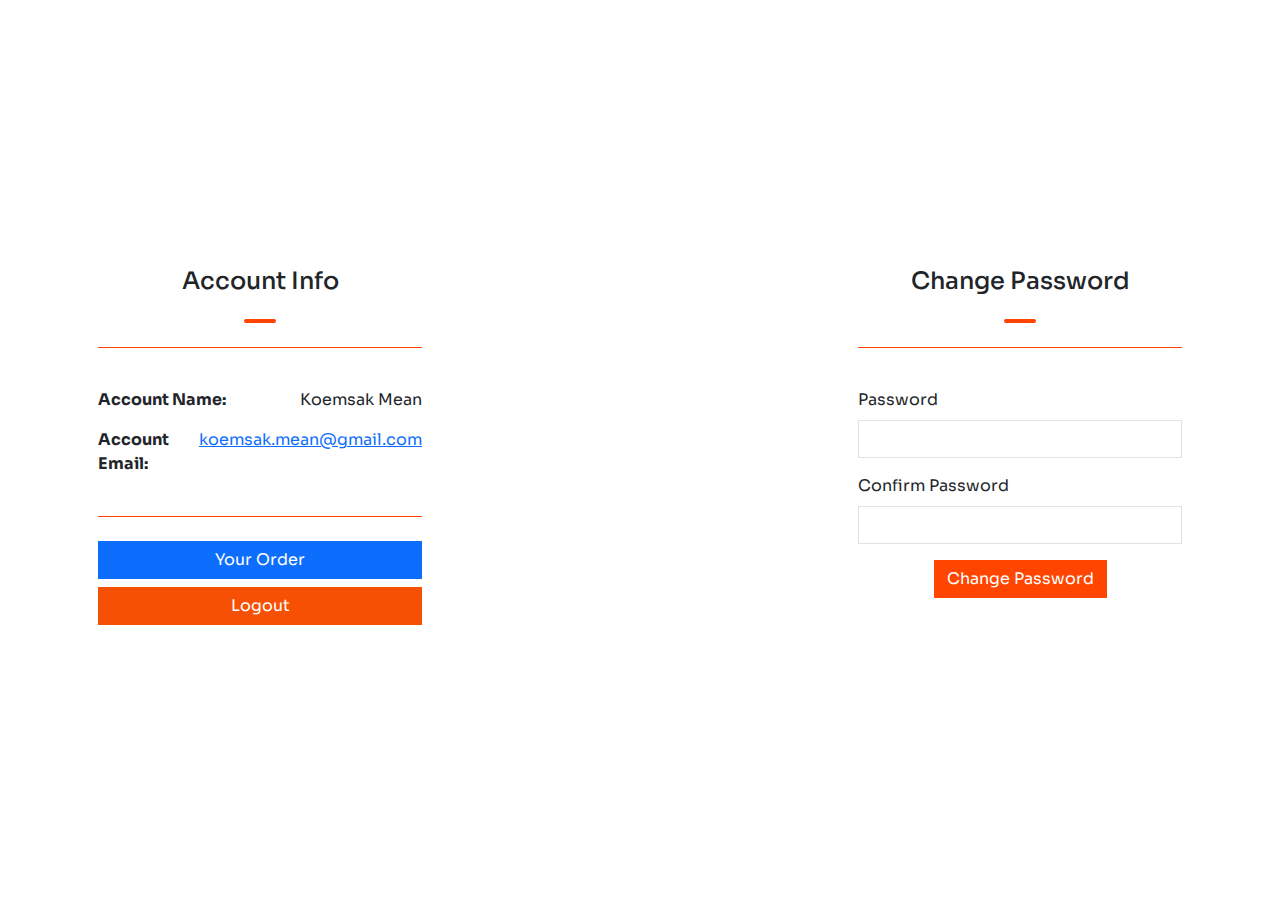
<file: account.html>
<!DOCTYPE html>
<html lang="en">
  <head>
    <meta charset="UTF-8" />
    <meta name="viewport" content="width=device-width, initial-scale=1.0" />
    <title>SK Market</title>
    <link
      rel="shortcut icon"
      href="assets//public/favicon.ico"
      type="image/x-icon"
    />
    <link href="libs/animate/animate.min.css" rel="stylesheet" />
    <link rel="stylesheet" href="libs/swiper-bundle.min.css" />
    <link rel="stylesheet" href="libs/fontawesome-6.6.0/css/all.min.css" />
    <link rel="stylesheet" href="libs/boostrap-5.3.3/css/bootstrap.min.css" />
    <link
      rel="stylesheet"
      href="libs/owlcarousel/assets/owl.carousel.min.css"
    />
    <link rel="stylesheet" href="assets/css/style.css" />
    <link rel="stylesheet" href="assets/css/style-responsive.css" />
  </head>

  <body class="overflow-hidden">
    <input type="hidden" name="page" value="cart" id="pages" />
    <!-- Spinner Start -->
    <div
      id="spinner"
      class="show bg-white position-fixed translate-middle w-100 vh-100 top-50 start-50 d-flex align-items-center justify-content-center"
    >
      <span class="loader"></span>
    </div>
    <!-- Spinner End -->

    <div id="navbar"></div>

    <!-- User Account Start -->
    <section class="my-5 py-5">
      <div class="container py-2">
        <div class="row g-4 justify-content-between">
          <div class="col-lg-4 col-md-6 col-sm-6 col-12">
            <div class="card border-0">
              <div class="card-header border-0 text-center bg-white">
                <h4 class="card-title">Account Info</h4>
                <hr class="mt-4 mx-auto">
                <hr class="mt-4 w-100" style="height: 1px;">
              </div>
              <div class="card-body">
                <div class="d-flex justify-content-between">
                  <p class="fw-bold">Account Name:</p>
                  <p id="name">Koemsak Mean</p>
                </div>
                <div class="d-flex justify-content-between">
                  <p class="fw-bold">Account Email:</p>
                  <p id="email">
                    <a href="mailto:koemsak.mean@gmail.com">koemsak.mean@gmail.com</a>
                  </p>
                </div>
                <hr class="my-4 w-100" style="height: 1px;">
                <div class="d-flex flex-column gap-2">
                  <button type="button" class="btn btn-primary rounded-0">Your Order</button>
                  <button type="button" class="btn btn-danger rounded-0">Logout</button>
                </div>
              </div>
            </div>
          </div>
          <div class="col-lg-4 col-md-6 col-sm-6 col-12">
            <div class="card border-0">
              <div class="card-header border-0 text-center bg-white">
                <h4 class="card-title">Change Password</h4>
                <hr class="mt-4 mx-auto">
                <hr class="mt-4 w-100" style="height: 1px;">
              </div>
              <div class="card-body">
                <form>
                  <div class="mb-3">
                    <label for="password" class="form-label">Password</label>
                    <input
                      type="password"
                      class="form-control rounded-0"
                      id="password"
                    />
                  </div>
                  <div class="mb-3">
                    <label for="confirm-password" class="form-label"
                      >Confirm Password</label
                    >
                    <input
                      type="password"
                      class="form-control rounded-0"
                      id="confirm-password"
                    />
                  </div>
                  <button type="submit" class="btn btn-checkout mx-auto d-block">
                    Change Password
                  </button>
                </form>
              </div>
            </div>
          </div>
        </div>
      </div>
    </section>
    <!-- User Account End -->

    <div id="footer"></div>

    <script src="libs/swiper-bundle.min.js"></script>
    <script src="libs/fontawesome-6.6.0/js/all.min.js"></script>
    <script src="libs/boostrap-5.3.3/js/popper.min.js"></script>
    <script src="libs/boostrap-5.3.3/js/bootstrap.min.js"></script>
    <script src="libs/jquery-3.7.1.min.js"></script>
    <script src="libs/wow/wow.min.js"></script>
    <script src="libs/easing/easing.min.js"></script>
    <script src="libs/waypoints/waypoints.min.js"></script>
    <script src="libs/owlcarousel/owl.carousel.min.js"></script>
    <script src="assets/js/script.js"></script>
  </body>
</html>
</file>
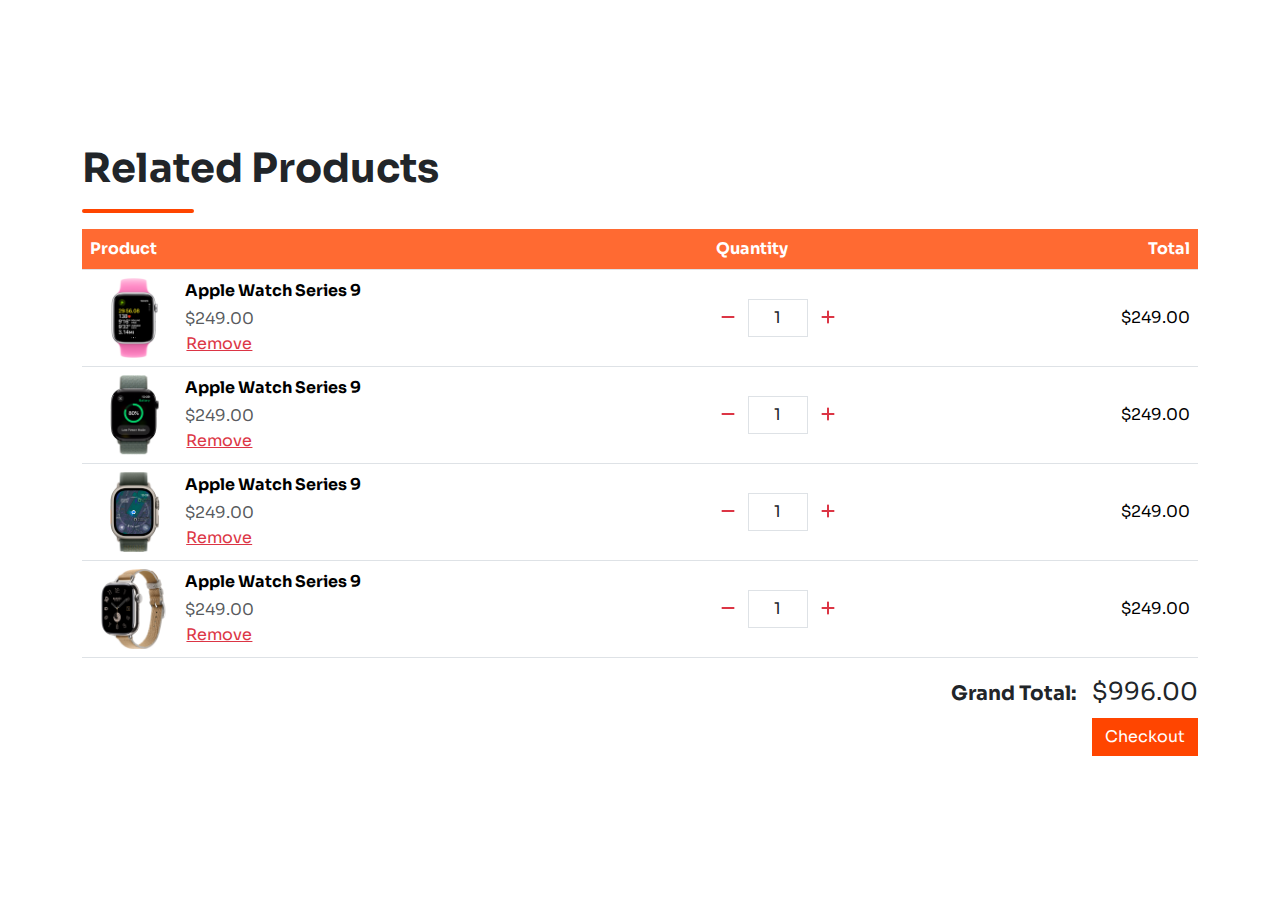
<file: cart.html>
<!DOCTYPE html>
<html lang="en">
  <head>
    <meta charset="UTF-8" />
    <meta name="viewport" content="width=device-width, initial-scale=1.0" />
    <title>SK Market</title>
    <link
      rel="shortcut icon"
      href="assets//public/favicon.ico"
      type="image/x-icon"
    />
    <link href="libs/animate/animate.min.css" rel="stylesheet" />
    <link rel="stylesheet" href="libs/swiper-bundle.min.css" />
    <link rel="stylesheet" href="libs/fontawesome-6.6.0/css/all.min.css" />
    <link rel="stylesheet" href="libs/boostrap-5.3.3/css/bootstrap.min.css" />
    <link
      rel="stylesheet"
      href="libs/owlcarousel/assets/owl.carousel.min.css"
    />
    <link rel="stylesheet" href="assets/css/style.css" />
    <link rel="stylesheet" href="assets/css/style-responsive.css" />
  </head>

  <body class="overflow-hidden">
    <input type="hidden" name="page" value="cart" id="pages" />
    <!-- Spinner Start -->
    <div
      id="spinner"
      class="show bg-white position-fixed translate-middle w-100 vh-100 top-50 start-50 d-flex align-items-center justify-content-center"
    >
      <span class="loader"></span>
    </div>
    <!-- Spinner End -->

    <div id="navbar"></div>

    <!-- Related product Feature Start -->
    <section class="my-5 py-5">
      <div class="container py-2">
        <h2 class="display-6 fw-bold">Related Products</h2>
        <hr class="my-3" />
        <div class="table-responsive">
          <table class="table">
            <thead>
              <tr class="align-middle">
                <th scope="col">Product</th>
                <th scope="col">Quantity</th>
                <th scope="col" class="text-end">Total</th>
              </tr>
            </thead>
            <tbody>
              <tr class="align-middle">
                <td>
                  <div class="d-flex align-items-center">
                    <img
                      src="assets/imgs/watch-1.png"
                      alt="Product 1"
                      class="img-fluid"
                      style="height: 80px"
                    />
                    <div class="ms-1 ms-md-2">
                      <p class="fw-bold mb-1" id="product-name">Apple Watch Series 9</p>
                      <p class="text-muted mb-0" id="product-price">$249.00</p>
                      <button class="btn btn-link p-0 text-danger">
                        Remove
                      </button>
                    </div>
                  </div>
                </td>
                <td>
                  <div class="d-flex align-items-center gap-1 gap-sm-2">
                    <button class="btn btn-link p-1 text-danger">
                      <i class="fas fa-minus"></i>
                    </button>
                    <input
                      type="number"
                      class="form-control text-center rounded-0 quantity-input"
                      value="1"
                      style="width: 60px;"
                    />
                    <button class="btn btn-link p-1 text-danger">
                      <i class="fas fa-plus"></i>
                    </button>
                  </div>
                </td>
                <td class="text-end">$249.00</td>
              </tr>
              <tr class="align-middle">
                <td>
                  <div class="d-flex align-items-center">
                    <img
                      src="assets/imgs/watch-2.png"
                      alt="Product 1"
                      class="img-fluid"
                      style="height: 80px"
                    />
                    <div class="ms-1 ms-md-2">
                      <p class="fw-bold mb-1" id="product-name">Apple Watch Series 9</p>
                      <p class="text-muted mb-0" id="product-price">$249.00</p>
                      <button class="btn btn-link p-0 text-danger">
                        Remove
                      </button>
                    </div>
                  </div>
                </td>
                <td>
                  <div class="d-flex align-items-center gap-1 gap-sm-2">
                    <button class="btn btn-link p-1 text-danger">
                      <i class="fas fa-minus"></i>
                    </button>
                    <input
                      type="number"
                      class="form-control text-center rounded-0 quantity-input"
                      value="1"
                      style="width: 60px;"
                    />
                    <button class="btn btn-link p-1 text-danger">
                      <i class="fas fa-plus"></i>
                    </button>
                  </div>
                </td>
                <td class="text-end">$249.00</td>
              </tr>
              <tr class="align-middle">
                <td>
                  <div class="d-flex align-items-center">
                    <img
                      src="assets/imgs/watch-3.png"
                      alt="Product 1"
                      class="img-fluid"
                      style="height: 80px"
                    />
                    <div class="ms-1 ms-md-2">
                      <p class="fw-bold mb-1" id="product-name">Apple Watch Series 9</p>
                      <p class="text-muted mb-0" id="product-price">$249.00</p>
                      <button class="btn btn-link p-0 text-danger">
                        Remove
                      </button>
                    </div>
                  </div>
                </td>
                <td>
                  <div class="d-flex align-items-center gap-1 gap-sm-2">
                    <button class="btn btn-link p-1 text-danger">
                      <i class="fas fa-minus"></i>
                    </button>
                    <input
                      type="number"
                      class="form-control text-center rounded-0 quantity-input"
                      value="1"
                      style="width: 60px;"
                    />
                    <button class="btn btn-link p-1 text-danger">
                      <i class="fas fa-plus"></i>
                    </button>
                  </div>
                </td>
                <td class="text-end">$249.00</td>
              </tr>
              <tr class="align-middle">
                <td>
                  <div class="d-flex align-items-center">
                    <img
                      src="assets/imgs/watch-4.png"
                      alt="Product 1"
                      class="img-fluid"
                      style="height: 80px"
                    />
                    <div class="ms-1 ms-md-2">
                      <p class="fw-bold mb-1" id="product-name">Apple Watch Series 9</p>
                      <p class="text-muted mb-0" id="product-price">$249.00</p>
                      <button class="btn btn-link p-0 text-danger">
                        Remove
                      </button>
                    </div>
                  </div>
                </td>
                <td>
                  <div class="d-flex align-items-center gap-1 gap-sm-2">
                    <button class="btn btn-link p-1 text-danger">
                      <i class="fas fa-minus"></i>
                    </button>
                    <input
                      type="number"
                      class="form-control text-center rounded-0 quantity-input"
                      value="1"
                      style="width: 60px;"
                    />
                    <button class="btn btn-link p-1 text-danger">
                      <i class="fas fa-plus"></i>
                    </button>
                  </div>
                </td>
                <td class="text-end">$249.00</td>
              </tr>
            </tbody>
          </table>
        </div>

        <!-- Cart Grand Total -->
        <div class="d-flex justify-content-end">
          <div class="d-flex gap-3 align-items-center">
            <h5 class="fw-bold mt-1">Grand Total:</h5>
            <p class="fs-4 mb-2">
              $<span id="cart-grand-total">996.00</span>
            </p>
          </div>
        </div>
        <div class="d-flex justify-content-end">
          <a href="checkout.html" class="btn btn-checkout rounded-0">Checkout</a>
        </div>
      </div>

    </section>
    <!-- Related product Feature End -->

    
    <div id="footer"></div>

    <script src="libs/swiper-bundle.min.js"></script>
    <script src="libs/fontawesome-6.6.0/js/all.min.js"></script>
    <script src="libs/boostrap-5.3.3/js/popper.min.js"></script>
    <script src="libs/boostrap-5.3.3/js/bootstrap.min.js"></script>
    <script src="libs/jquery-3.7.1.min.js"></script>
    <script src="libs/wow/wow.min.js"></script>
    <script src="libs/easing/easing.min.js"></script>
    <script src="libs/waypoints/waypoints.min.js"></script>
    <script src="libs/owlcarousel/owl.carousel.min.js"></script>
    <script src="assets/js/script.js"></script>
  </body>
</html>
</file>
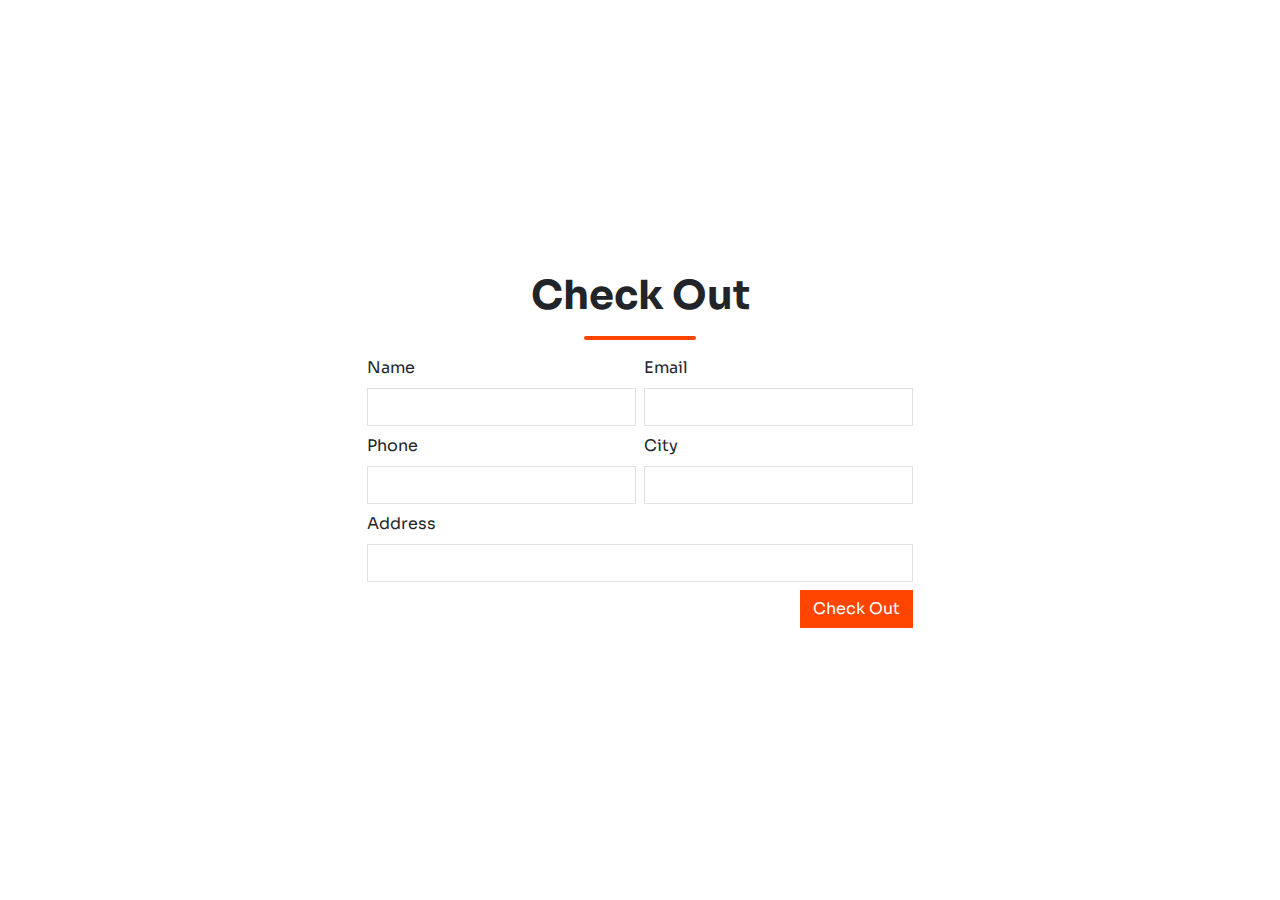
<file: checkout.html>
<!DOCTYPE html>
<html lang="en">
  <head>
    <meta charset="UTF-8" />
    <meta name="viewport" content="width=device-width, initial-scale=1.0" />
    <title>SK Market</title>
    <link
      rel="shortcut icon"
      href="assets//public/favicon.ico"
      type="image/x-icon"
    />
    <link href="libs/animate/animate.min.css" rel="stylesheet" />
    <link rel="stylesheet" href="libs/swiper-bundle.min.css" />
    <link rel="stylesheet" href="libs/fontawesome-6.6.0/css/all.min.css" />
    <link rel="stylesheet" href="libs/boostrap-5.3.3/css/bootstrap.min.css" />
    <link
      rel="stylesheet"
      href="libs/owlcarousel/assets/owl.carousel.min.css"
    />
    <link rel="stylesheet" href="assets/css/style.css" />
    <link rel="stylesheet" href="assets/css/style-responsive.css" />
  </head>

  <body class="overflow-hidden">
    <input type="hidden" name="page" value="cart" id="pages" />
    <!-- Spinner Start -->
    <div
      id="spinner"
      class="show bg-white position-fixed translate-middle w-100 vh-100 top-50 start-50 d-flex align-items-center justify-content-center"
    >
      <span class="loader"></span>
    </div>
    <!-- Spinner End -->

    <div id="navbar"></div>

    <!-- Register Form Start -->
    <section class="my-5 py-5">
      <div class="container py-2">
        <h2 class="display-6 fw-bold text-center">Check Out</h2>
        <hr class="my-3 mx-auto" />

        <div class="row justify-content-center">
          <div class="col-md-6">
            <form>
              <div class="row g-2">
                <div class="col-md-6">
                  <label for="name" class="form-label">Name</label>
                  <input type="text" class="form-control rounded-0" id="name" />
                </div>
                <div class="col-md-6">
                  <label for="email" class="form-label">Email</label>
                  <input
                    type="email"
                    class="form-control rounded-0"
                    id="email"
                  />
                </div>
                <div class="col-md-6">
                  <label for="phone" class="form-label">Phone</label>
                  <input
                    type="text"
                    class="form-control rounded-0"
                    id="phone"
                  />
                </div>
                <div class="col-md-6">
                  <label for="city" class="form-label">City</label>
                  <input type="text" class="form-control rounded-0" id="city" />
                </div>
                <div class="col-md-12">
                  <label for="address" class="form-label">Address</label>
                  <input
                    type="text"
                    class="form-control rounded-0"
                    id="address"
                  />
                </div>
                <div class="col-md-12 d-flex justify-content-end">
                  <button type="submit" class="btn btn-checkout ">
                    Check Out
                  </button>
                </div>
              </div>
            </form>
          </div>
        </div>
      </div>
    </section>
    <!-- Register Form End -->

    <div id="footer"></div>

    <script src="libs/swiper-bundle.min.js"></script>
    <script src="libs/fontawesome-6.6.0/js/all.min.js"></script>
    <script src="libs/boostrap-5.3.3/js/popper.min.js"></script>
    <script src="libs/boostrap-5.3.3/js/bootstrap.min.js"></script>
    <script src="libs/jquery-3.7.1.min.js"></script>
    <script src="libs/wow/wow.min.js"></script>
    <script src="libs/easing/easing.min.js"></script>
    <script src="libs/waypoints/waypoints.min.js"></script>
    <script src="libs/owlcarousel/owl.carousel.min.js"></script>
    <script src="assets/js/script.js"></script>
  </body>
</html>
</file>
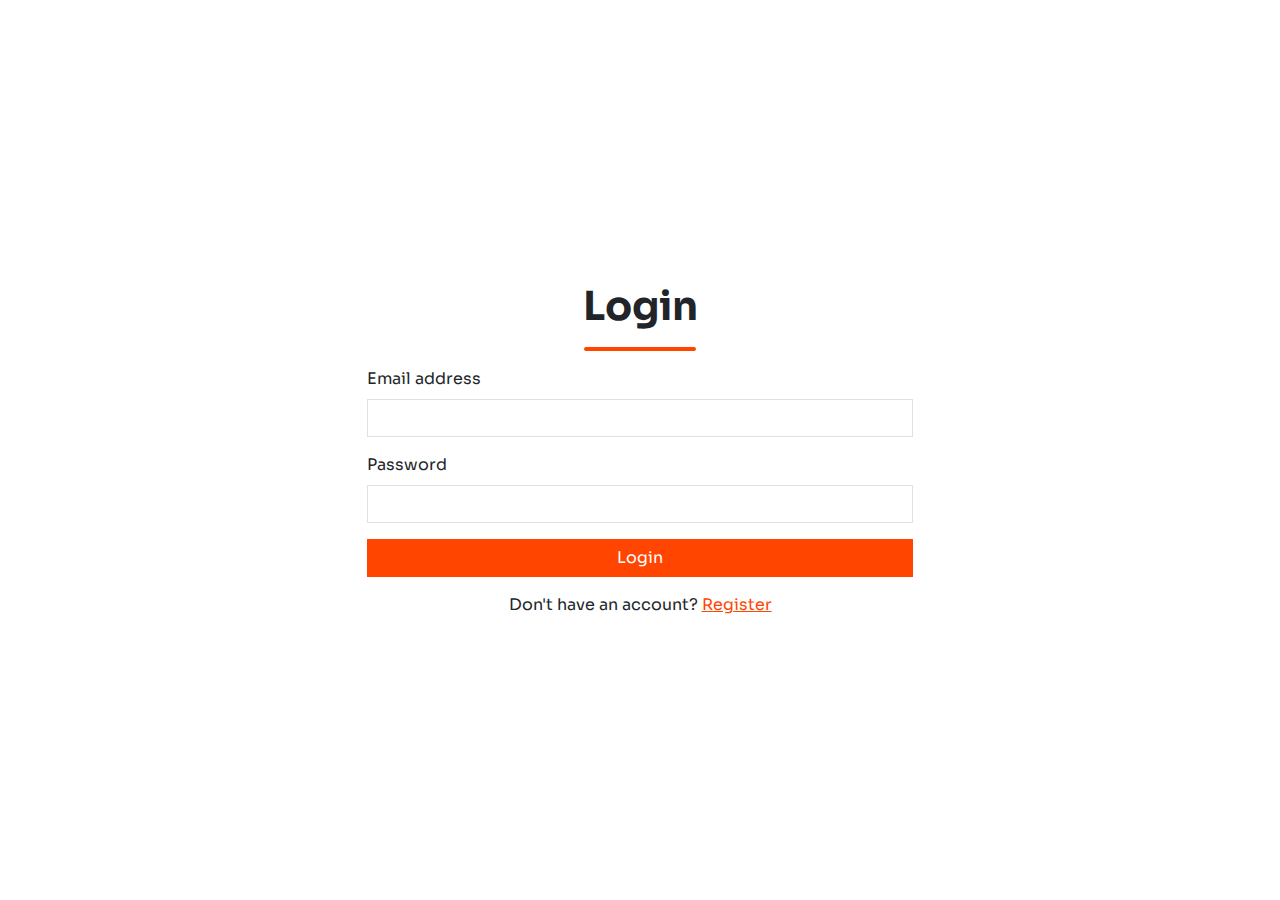
<file: login.html>
<!DOCTYPE html>
<html lang="en">
  <head>
    <meta charset="UTF-8" />
    <meta name="viewport" content="width=device-width, initial-scale=1.0" />
    <title>SK Market</title>
    <link
      rel="shortcut icon"
      href="assets//public/favicon.ico"
      type="image/x-icon"
    />
    <link href="libs/animate/animate.min.css" rel="stylesheet" />
    <link rel="stylesheet" href="libs/swiper-bundle.min.css" />
    <link rel="stylesheet" href="libs/fontawesome-6.6.0/css/all.min.css" />
    <link rel="stylesheet" href="libs/boostrap-5.3.3/css/bootstrap.min.css" />
    <link
      rel="stylesheet"
      href="libs/owlcarousel/assets/owl.carousel.min.css"
    />
    <link rel="stylesheet" href="assets/css/style.css" />
    <link rel="stylesheet" href="assets/css/style-responsive.css" />
  </head>

  <body class="overflow-hidden">
    <input type="hidden" name="page" value="cart" id="pages" />
    <!-- Spinner Start -->
    <div
      id="spinner"
      class="show bg-white position-fixed translate-middle w-100 vh-100 top-50 start-50 d-flex align-items-center justify-content-center"
    >
      <span class="loader"></span>
    </div>
    <!-- Spinner End -->

    <div id="navbar"></div>

    <!-- Login Form Start -->
    <section class="my-5 py-5">
      <div class="container py-2">
        <h2 class="display-6 fw-bold text-center">Login</h2>
        <hr class="my-3 mx-auto" />
        
        <div class="row justify-content-center">
          <div class="col-md-6">
            <form>
              <div class="mb-3">
                <label for="email" class="form-label">Email address</label>
                <input type="email" class="form-control rounded-0" id="email" />
              </div>
              <div class="mb-3">
                <label for="password" class="form-label">Password</label>
                <input type="password" class="form-control rounded-0" id="password" />
              </div>
              <button type="submit" class="btn btn-checkout w-100">
                Login
              </button>
              <span class="d-block text-center mt-3">
                Don't have an account? <a href="/register.html" class="link-text">Register</a>
              </span>
            </form>
          </div>
        </div>
      </div>
    </section>
    <!-- Login Form End -->

    
    <div id="footer"></div>

    <script src="libs/swiper-bundle.min.js"></script>
    <script src="libs/fontawesome-6.6.0/js/all.min.js"></script>
    <script src="libs/boostrap-5.3.3/js/popper.min.js"></script>
    <script src="libs/boostrap-5.3.3/js/bootstrap.min.js"></script>
    <script src="libs/jquery-3.7.1.min.js"></script>
    <script src="libs/wow/wow.min.js"></script>
    <script src="libs/easing/easing.min.js"></script>
    <script src="libs/waypoints/waypoints.min.js"></script>
    <script src="libs/owlcarousel/owl.carousel.min.js"></script>
    <script src="assets/js/script.js"></script>
  </body>
</html>
</file>
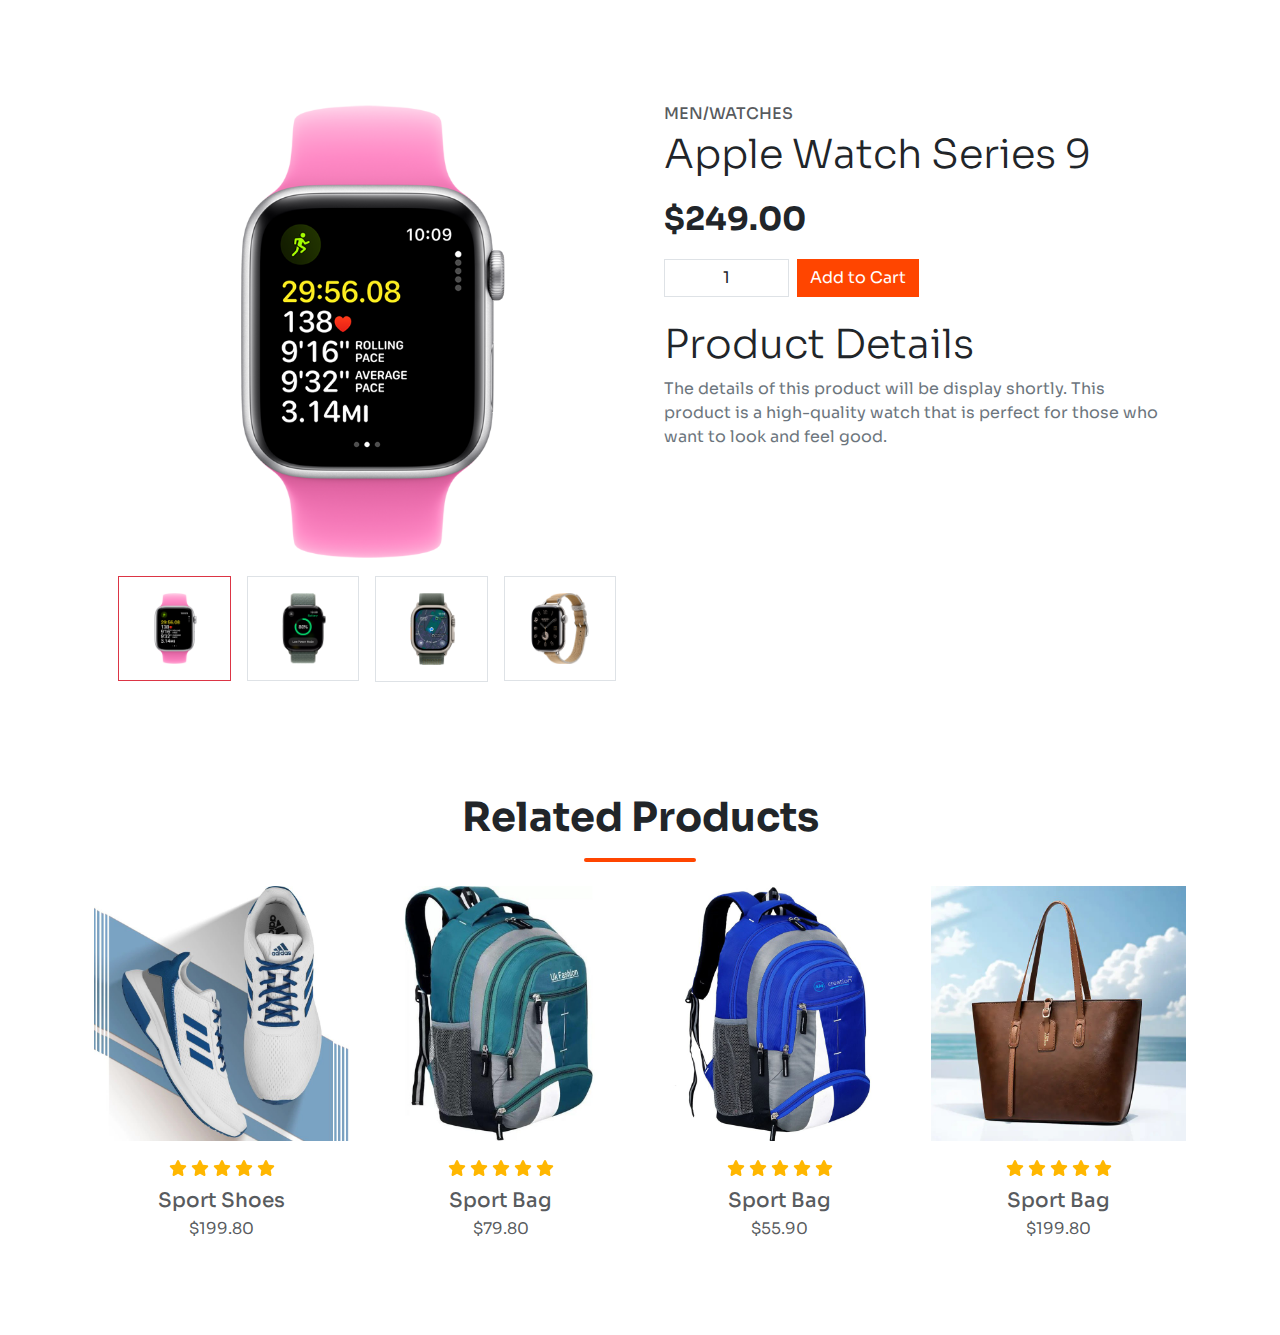
<file: product_details.html>
<!DOCTYPE html>
<html lang="en">
  <head>
    <meta charset="UTF-8" />
    <meta name="viewport" content="width=device-width, initial-scale=1.0" />
    <title>SK Market</title>
    <link
      rel="shortcut icon"
      href="assets//public/favicon.ico"
      type="image/x-icon"
    />
    <link href="libs/animate/animate.min.css" rel="stylesheet" />
    <link rel="stylesheet" href="libs/swiper-bundle.min.css" />
    <link rel="stylesheet" href="libs/fontawesome-6.6.0/css/all.min.css" />
    <link rel="stylesheet" href="libs/boostrap-5.3.3/css/bootstrap.min.css" />
    <link
      rel="stylesheet"
      href="libs/owlcarousel/assets/owl.carousel.min.css"
    />
    <link rel="stylesheet" href="assets/css/style.css" />
    <link rel="stylesheet" href="assets/css/style-responsive.css" />
  </head>

  <body class="overflow-hidden">
    <input type="hidden" name="page" value="single_product" id="pages" />
    <!-- Spinner Start -->
    <div
      id="spinner"
      class="show bg-white position-fixed translate-middle w-100 vh-100 top-50 start-50 d-flex align-items-center justify-content-center"
    >
      <span class="loader"></span>
    </div>
    <!-- Spinner End -->

    <!-- Navbar Start -->
    <div id="navbar"></div>
    <!-- Navbar End -->

    <!-- Single Product Start -->
    <div class="my-5 py-2 row container g-5 mx-auto">
      <div class="col-md-6">
        <div class="row g-3">
          <div class="col-12" id="main-product">
            <img
              src="assets/imgs/watch-1.png"
              alt="Product Image"
              class="img-fluid w-100"
              id="main-img"
            />
          </div>
          <div class="col-lg-3 col-md-3 col-3">
            <img
              src="assets/imgs/watch-1.png"
              alt="Product Image"
              class="img-fluid cursor-pointer w-100 p-3 border border-danger sub-product"
            />
          </div>
          <div class="col-lg-3 col-md-3 col-3">
            <img
              src="assets/imgs/watch-2.png"
              alt="Product Image"
              class="img-fluid cursor-pointer w-100 p-3 border sub-product"
            />
          </div>
          <div class="col-lg-3 col-md-3 col-3">
            <img
              src="assets/imgs/watch-3.png"
              alt="Product Image"
              class="img-fluid cursor-pointer w-100 p-3 border sub-product"
            />
          </div>
          <div class="col-lg-3 col-md-3 col-3">
            <img
              src="assets/imgs/watch-4.png"
              alt="Product Image"
              class="img-fluid cursor-pointer w-100 p-3 border sub-product"
            />
          </div>
        </div>
      </div>
      <div class="col-md-6">
        <h6 class="text-uppercase text-muted animated slideInDown">
          MEN/Watches
        </h6>
        <h2 class="display-6">Apple Watch Series 9</h2>
        <p class="fs-2 fw-bold mt-3">$249.00</p>
        <div class="d-flex gap-2 mb-4">
          <input
            type="number"
            min="1"
            value="1"
            class="rounded-0 form-control w-25 text-center"
          />
          <button class="btn btn-add-to-cart">Add to Cart</button>
        </div>
        <h3 class="display-6">Product Details</h3>
        <p class="text-secondary">
          The details of this product will be display shortly. This product is a
          high-quality watch that is perfect for those who want to look and feel
          good.
        </p>
      </div>
    </div>
    <!-- Single Product End -->

    <!-- Related product Feature Start -->
    <section class="my-5">
      <div class="container text-center py-2">
        <h2 class="display-6 fw-bold">Related Products</h2>
        <hr class="my-3 mx-auto" />
      </div>
      <div class="row mx-auto container">
        <div
          class="product-feature text-center col-lg-3 col-md-4 col-sm-12 wow fadeIn"
          data-wow-delay="0.1s"
        >
          <img
            src="assets/imgs/product-feature-1.jpg"
            alt="Product 1"
            class="img-fluid"
          />
          <div class="stars mt-3">
            <i class="fas fa-star text-yellow"></i>
            <i class="fas fa-star text-yellow"></i>
            <i class="fas fa-star text-yellow"></i>
            <i class="fas fa-star text-yellow"></i>
            <i class="fas fa-star text-yellow"></i>
          </div>
          <h5 class="mt-2 mb-1 text-muted">Sport Shoes</h5>
          <p class="text-muted mb-1">$199.80</p>
          <a
            href="#"
            class="btn btn-dark rounded-0 text-uppercase px-4 btn-feature"
            >Buy Now</a
          >
        </div>
        <div
          class="product-feature text-center col-lg-3 col-md-4 col-sm-12 wow fadeIn"
          data-wow-delay="0.3s"
        >
          <img
            src="assets/imgs/product-feature-2.jpg"
            alt="Product 2"
            class="img-fluid"
          />
          <div class="stars mt-3">
            <i class="fas fa-star text-yellow"></i>
            <i class="fas fa-star text-yellow"></i>
            <i class="fas fa-star text-yellow"></i>
            <i class="fas fa-star text-yellow"></i>
            <i class="fas fa-star text-yellow"></i>
          </div>
          <h5 class="mt-2 mb-1 text-muted">Sport Bag</h5>
          <p class="text-muted mb-1">$79.80</p>
          <a
            href="#"
            class="btn btn-dark rounded-0 text-uppercase px-4 btn-feature"
            >Buy Now</a
          >
        </div>
        <div
          class="product-feature text-center col-lg-3 col-md-4 col-sm-12 wow fadeIn"
          data-wow-delay="0.3s"
        >
          <img
            src="assets/imgs/product-feature-3.jpg"
            alt="Product 3"
            class="img-fluid"
          />
          <div class="stars mt-3">
            <i class="fas fa-star text-yellow"></i>
            <i class="fas fa-star text-yellow"></i>
            <i class="fas fa-star text-yellow"></i>
            <i class="fas fa-star text-yellow"></i>
            <i class="fas fa-star text-yellow"></i>
          </div>
          <h5 class="mt-2 mb-1 text-muted">Sport Bag</h5>
          <p class="text-muted mb-1">$55.90</p>
          <a
            href="#"
            class="btn btn-dark rounded-0 text-uppercase px-4 btn-feature"
            >Buy Now</a
          >
        </div>
        <div
          class="product-feature text-center col-lg-3 col-md-4 col-sm-12 wow fadeIn"
          data-wow-delay="0.3s"
        >
          <img
            src="assets/imgs/product-feature-4.jpg"
            alt="Product 4"
            class="img-fluid"
          />
          <div class="stars mt-3">
            <i class="fas fa-star text-yellow"></i>
            <i class="fas fa-star text-yellow"></i>
            <i class="fas fa-star text-yellow"></i>
            <i class="fas fa-star text-yellow"></i>
            <i class="fas fa-star text-yellow"></i>
          </div>
          <h5 class="mt-2 mb-1 text-muted">Sport Bag</h5>
          <p class="text-muted mb-1">$199.80</p>
          <a
            href="#"
            class="btn btn-dark rounded-0 text-uppercase px-4 btn-feature"
            >Buy Now</a
          >
        </div>
      </div>
    </section>
    <!-- Related product Feature End -->

    <!-- Footer start -->
    <div id="footer"></div>
    <!-- Footer end -->

    <script src="libs/swiper-bundle.min.js"></script>
    <script src="libs/fontawesome-6.6.0/js/all.min.js"></script>
    <script src="libs/boostrap-5.3.3/js/popper.min.js"></script>
    <script src="libs/boostrap-5.3.3/js/bootstrap.min.js"></script>
    <script src="libs/jquery-3.7.1.min.js"></script>
    <script src="libs/wow/wow.min.js"></script>
    <script src="libs/easing/easing.min.js"></script>
    <script src="libs/waypoints/waypoints.min.js"></script>
    <script src="libs/owlcarousel/owl.carousel.min.js"></script>
    <script src="assets/js/script.js"></script>
  </body>
</html>
</file>
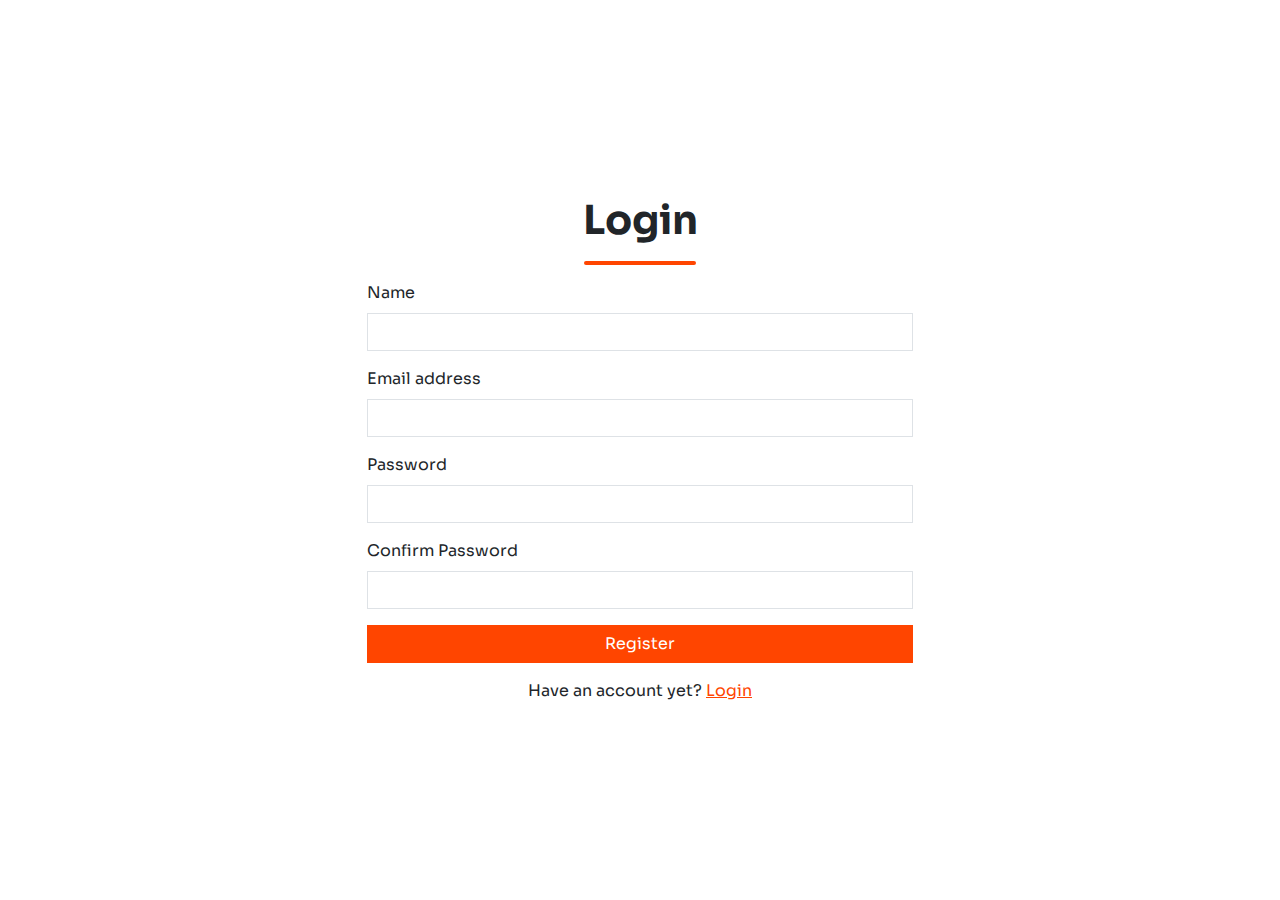
<file: register.html>
<!DOCTYPE html>
<html lang="en">
  <head>
    <meta charset="UTF-8" />
    <meta name="viewport" content="width=device-width, initial-scale=1.0" />
    <title>SK Market</title>
    <link
      rel="shortcut icon"
      href="assets//public/favicon.ico"
      type="image/x-icon"
    />
    <link href="libs/animate/animate.min.css" rel="stylesheet" />
    <link rel="stylesheet" href="libs/swiper-bundle.min.css" />
    <link rel="stylesheet" href="libs/fontawesome-6.6.0/css/all.min.css" />
    <link rel="stylesheet" href="libs/boostrap-5.3.3/css/bootstrap.min.css" />
    <link
      rel="stylesheet"
      href="libs/owlcarousel/assets/owl.carousel.min.css"
    />
    <link rel="stylesheet" href="assets/css/style.css" />
    <link rel="stylesheet" href="assets/css/style-responsive.css" />
  </head>

  <body class="overflow-hidden">
    <input type="hidden" name="page" value="cart" id="pages" />
    <!-- Spinner Start -->
    <div
      id="spinner"
      class="show bg-white position-fixed translate-middle w-100 vh-100 top-50 start-50 d-flex align-items-center justify-content-center"
    >
      <span class="loader"></span>
    </div>
    <!-- Spinner End -->

    <div id="navbar"></div>

    <!-- Register Form Start -->
    <section class="my-5 py-5">
      <div class="container py-2">
        <h2 class="display-6 fw-bold text-center">Login</h2>
        <hr class="my-3 mx-auto" />
        
        <div class="row justify-content-center">
          <div class="col-md-6">
            <form>
              <div class="mb-3">
                <label for="name" class="form-label">Name</label>
                <input type="text" class="form-control rounded-0" id="name" />
              </div>
              <div class="mb-3">
                <label for="email" class="form-label">Email address</label>
                <input type="email" class="form-control rounded-0" id="email" />
              </div>
              <div class="mb-3">
                <label for="password" class="form-label">Password</label>
                <input type="password" class="form-control rounded-0" id="password" />
              </div>
              <div class="mb-3">
                <label for="confirm-password" class="form-label">Confirm Password</label>
                <input type="password" class="form-control rounded-0" id="confirm-password" />
              </div>
              <button type="submit" class="btn btn-checkout w-100">
                Register
              </button>
              <span class="d-block text-center mt-3">
                Have an account yet? <a href="/login.html" class="link-text">Login</a>
              </span>
            </form>
          </div>
        </div>
      </div>
    </section>
    <!-- Register Form End -->

    
    <div id="footer"></div>

    <script src="libs/swiper-bundle.min.js"></script>
    <script src="libs/fontawesome-6.6.0/js/all.min.js"></script>
    <script src="libs/boostrap-5.3.3/js/popper.min.js"></script>
    <script src="libs/boostrap-5.3.3/js/bootstrap.min.js"></script>
    <script src="libs/jquery-3.7.1.min.js"></script>
    <script src="libs/wow/wow.min.js"></script>
    <script src="libs/easing/easing.min.js"></script>
    <script src="libs/waypoints/waypoints.min.js"></script>
    <script src="libs/owlcarousel/owl.carousel.min.js"></script>
    <script src="assets/js/script.js"></script>
  </body>
</html>
</file>
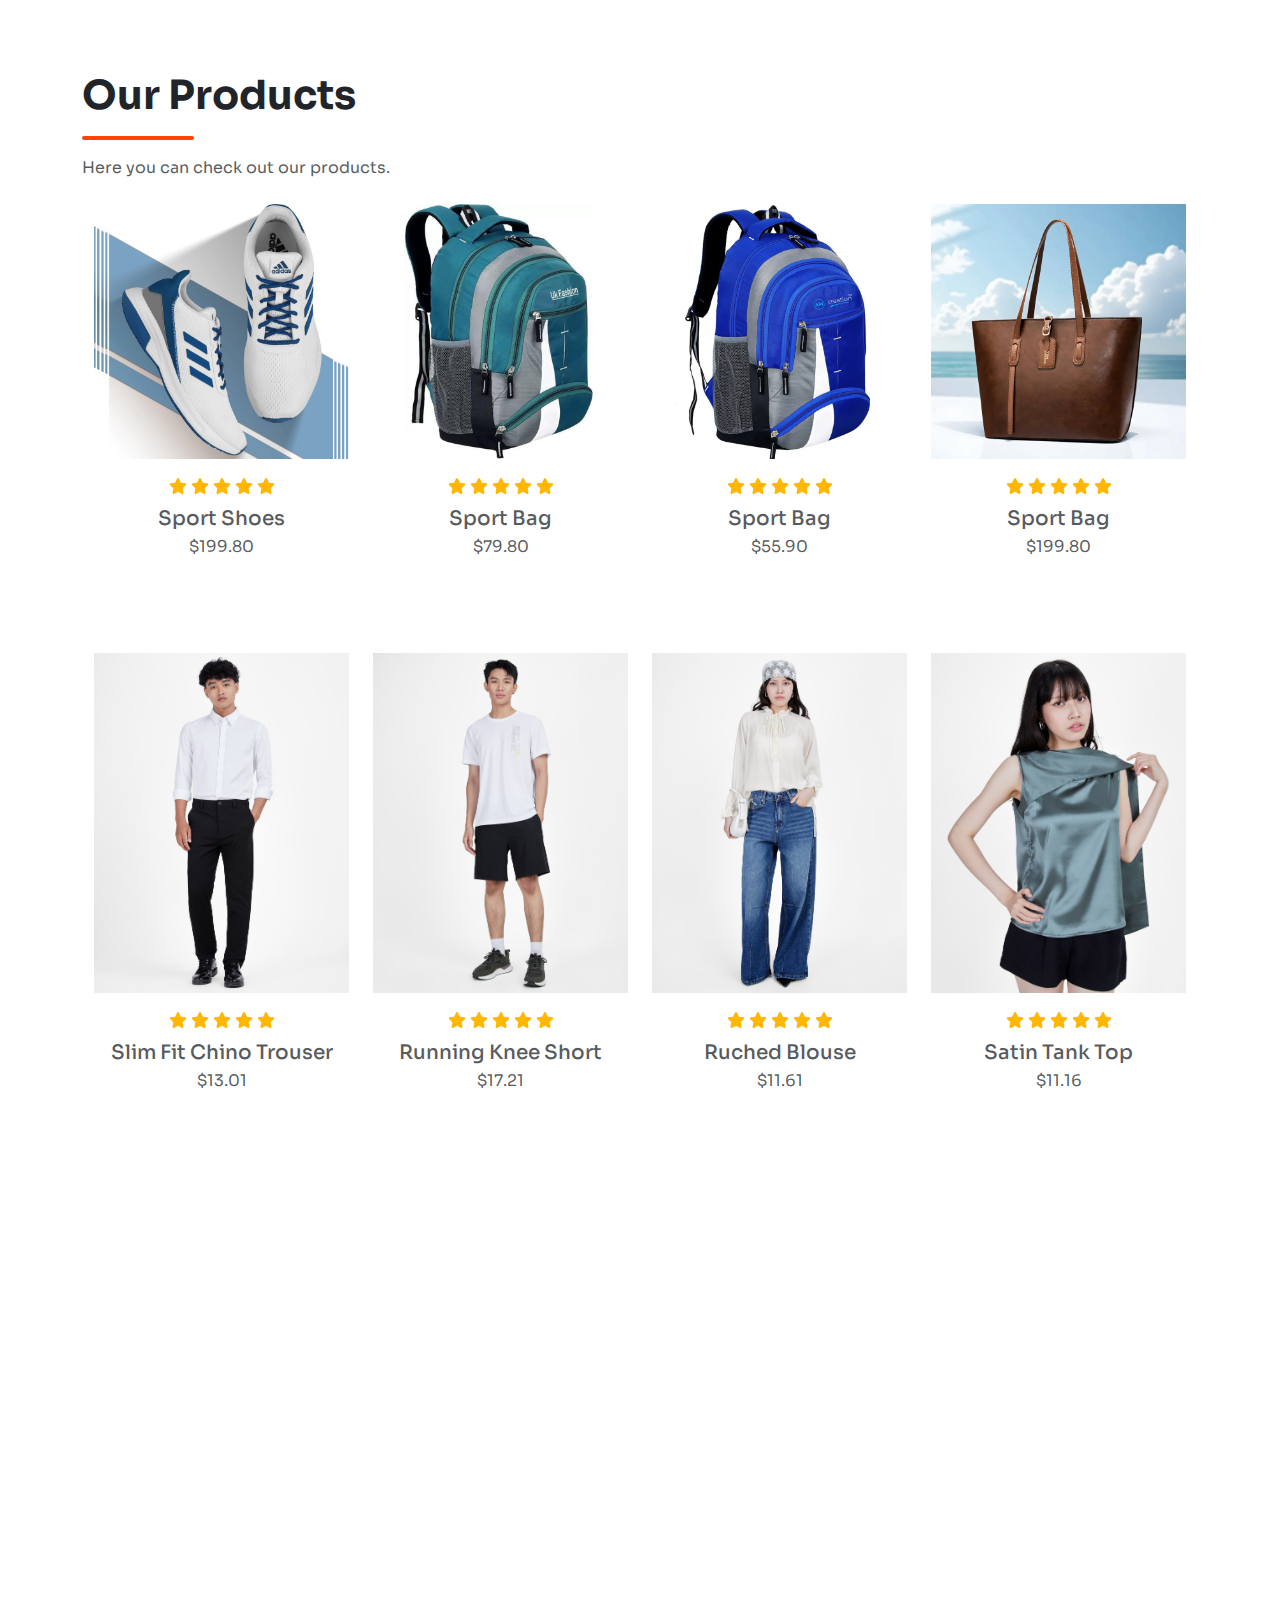
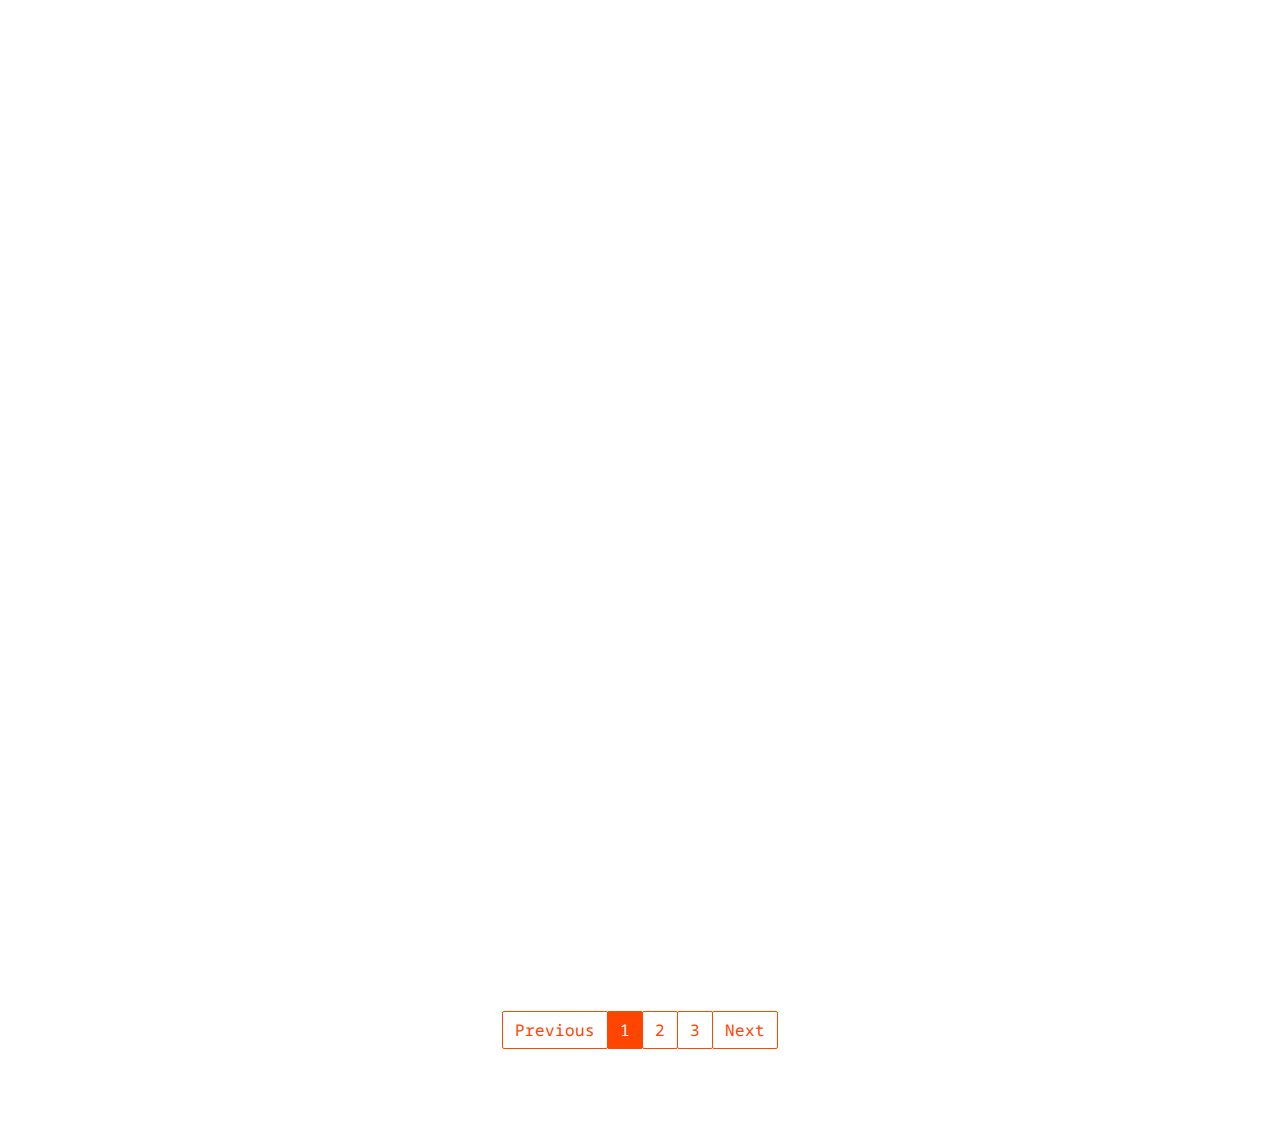
<file: shop.html>
<!DOCTYPE html>
<html lang="en">
  <head>
    <meta charset="UTF-8" />
    <meta name="viewport" content="width=device-width, initial-scale=1.0" />
    <title>SK Market</title>
    <link
      rel="shortcut icon"
      href="assets//public/favicon.ico"
      type="image/x-icon"
    />
    <link href="libs/animate/animate.min.css" rel="stylesheet" />
    <link rel="stylesheet" href="libs/swiper-bundle.min.css" />
    <link rel="stylesheet" href="libs/fontawesome-6.6.0/css/all.min.css" />
    <link rel="stylesheet" href="libs/boostrap-5.3.3/css/bootstrap.min.css" />
    <link
      rel="stylesheet"
      href="libs/owlcarousel/assets/owl.carousel.min.css"
    />
    <link rel="stylesheet" href="assets/css/style.css" />
    <link rel="stylesheet" href="assets/css/style-responsive.css" />
  </head>

  <body class="overflow-hidden">
    <input type="hidden" name="page" value="shop" id="pages" />
    <!-- Spinner Start -->
    <div
      id="spinner"
      class="show bg-white position-fixed translate-middle w-100 vh-100 top-50 start-50 d-flex align-items-center justify-content-center"
    >
      <span class="loader"></span>
    </div>
    <!-- Spinner End -->

    <div id="navbar"></div>

    <section class="my-5">
      <div class="container py-2">
        <h2 class="display-6 fw-bold mt-3">Our Products</h2>
        <hr class="my-3" />
        <p class="text-muted">Here you can check out our products.</p>
      </div>
      <div class="row mx-auto container">
        <div
          class="product-feature text-center col-lg-3 col-md-4 col-sm-12 wow fadeIn cursor-pointer mb-5"
          data-wow-delay="0.1s"
        >
          <img
            src="assets/imgs/product-feature-1.jpg"
            alt="Product 1"
            class="img-fluid"
          />
          <div class="stars mt-3">
            <i class="fas fa-star text-yellow"></i>
            <i class="fas fa-star text-yellow"></i>
            <i class="fas fa-star text-yellow"></i>
            <i class="fas fa-star text-yellow"></i>
            <i class="fas fa-star text-yellow"></i>
          </div>
          <h5 class="mt-2 mb-1 text-muted">Sport Shoes</h5>
          <p class="text-muted mb-1">$199.80</p>
          <a
            href="#"
            class="btn btn-dark rounded-0 text-uppercase px-4 btn-feature"
            >Buy Now</a
          >
        </div>
        <div
          class="product-feature text-center col-lg-3 col-md-4 col-sm-12 wow fadeIn cursor-pointer mb-5"
          data-wow-delay="0.3s"
        >
          <img
            src="assets/imgs/product-feature-2.jpg"
            alt="Product 2"
            class="img-fluid"
          />
          <div class="stars mt-3">
            <i class="fas fa-star text-yellow"></i>
            <i class="fas fa-star text-yellow"></i>
            <i class="fas fa-star text-yellow"></i>
            <i class="fas fa-star text-yellow"></i>
            <i class="fas fa-star text-yellow"></i>
          </div>
          <h5 class="mt-2 mb-1 text-muted">Sport Bag</h5>
          <p class="text-muted mb-1">$79.80</p>
          <a
            href="#"
            class="btn btn-dark rounded-0 text-uppercase px-4 btn-feature"
            >Buy Now</a
          >
        </div>
        <div
          class="product-feature text-center col-lg-3 col-md-4 col-sm-12 wow fadeIn cursor-pointer mb-5"
          data-wow-delay="0.3s"
        >
          <img
            src="assets/imgs/product-feature-3.jpg"
            alt="Product 3"
            class="img-fluid"
          />
          <div class="stars mt-3">
            <i class="fas fa-star text-yellow"></i>
            <i class="fas fa-star text-yellow"></i>
            <i class="fas fa-star text-yellow"></i>
            <i class="fas fa-star text-yellow"></i>
            <i class="fas fa-star text-yellow"></i>
          </div>
          <h5 class="mt-2 mb-1 text-muted">Sport Bag</h5>
          <p class="text-muted mb-1">$55.90</p>
          <a
            href="#"
            class="btn btn-dark rounded-0 text-uppercase px-4 btn-feature"
            >Buy Now</a
          >
        </div>
        <div
          class="product-feature text-center col-lg-3 col-md-4 col-sm-12 wow fadeIn cursor-pointer mb-5"
          data-wow-delay="0.3s"
        >
          <img
            src="assets/imgs/product-feature-4.jpg"
            alt="Product 4"
            class="img-fluid"
          />
          <div class="stars mt-3">
            <i class="fas fa-star text-yellow"></i>
            <i class="fas fa-star text-yellow"></i>
            <i class="fas fa-star text-yellow"></i>
            <i class="fas fa-star text-yellow"></i>
            <i class="fas fa-star text-yellow"></i>
          </div>
          <h5 class="mt-2 mb-1 text-muted">Sport Bag</h5>
          <p class="text-muted mb-1">$199.80</p>
          <a
            href="#"
            class="btn btn-dark rounded-0 text-uppercase px-4 btn-feature"
            >Buy Now</a
          >
        </div>
        <div
          class="product-feature text-center col-lg-3 col-md-4 col-sm-12 wow fadeIn cursor-pointer mb-5"
          data-wow-delay="0.1s"
        >
          <img
            src="assets/imgs/dress-1.jpg"
            alt="Product 1"
            class="img-fluid"
          />
          <div class="stars mt-3">
            <i class="fas fa-star text-yellow"></i>
            <i class="fas fa-star text-yellow"></i>
            <i class="fas fa-star text-yellow"></i>
            <i class="fas fa-star text-yellow"></i>
            <i class="fas fa-star text-yellow"></i>
          </div>
          <h5 class="mt-2 mb-1 text-muted">Slim Fit Chino Trouser</h5>
          <p class="text-muted mb-1">$13.01</p>
          <a
            href="#"
            class="btn btn-dark rounded-0 text-uppercase px-4 btn-feature"
            >Buy Now</a
          >
        </div>
        <div
          class="product-feature text-center col-lg-3 col-md-4 col-sm-12 wow fadeIn cursor-pointer mb-5"
          data-wow-delay="0.3s"
        >
          <img
            src="assets/imgs/dress-2.jpg"
            alt="Product 2"
            class="img-fluid"
          />
          <div class="stars mt-3">
            <i class="fas fa-star text-yellow"></i>
            <i class="fas fa-star text-yellow"></i>
            <i class="fas fa-star text-yellow"></i>
            <i class="fas fa-star text-yellow"></i>
            <i class="fas fa-star text-yellow"></i>
          </div>
          <h5 class="mt-2 mb-1 text-muted">Running Knee Short</h5>
          <p class="text-muted mb-1">$17.21</p>
          <a
            href="#"
            class="btn btn-dark rounded-0 text-uppercase px-4 btn-feature"
            >Buy Now</a
          >
        </div>
        <div
          class="product-feature text-center col-lg-3 col-md-4 col-sm-12 wow fadeIn cursor-pointer mb-5"
          data-wow-delay="0.3s"
        >
          <img
            src="assets/imgs/dress-3.jpg"
            alt="Product 3"
            class="img-fluid"
          />
          <div class="stars mt-3">
            <i class="fas fa-star text-yellow"></i>
            <i class="fas fa-star text-yellow"></i>
            <i class="fas fa-star text-yellow"></i>
            <i class="fas fa-star text-yellow"></i>
            <i class="fas fa-star text-yellow"></i>
          </div>
          <h5 class="mt-2 mb-1 text-muted">Ruched Blouse</h5>
          <p class="text-muted mb-1">$11.61</p>
          <a
            href="#"
            class="btn btn-dark rounded-0 text-uppercase px-4 btn-feature"
            >Buy Now</a
          >
        </div>
        <div
          class="product-feature text-center col-lg-3 col-md-4 col-sm-12 wow fadeIn cursor-pointer mb-5"
          data-wow-delay="0.3s"
        >
          <img
            src="assets/imgs/dress-4.jpg"
            alt="Product 4"
            class="img-fluid"
          />
          <div class="stars mt-3">
            <i class="fas fa-star text-yellow"></i>
            <i class="fas fa-star text-yellow"></i>
            <i class="fas fa-star text-yellow"></i>
            <i class="fas fa-star text-yellow"></i>
            <i class="fas fa-star text-yellow"></i>
          </div>
          <h5 class="mt-2 mb-1 text-muted">Satin Tank Top</h5>
          <p class="text-muted mb-1">$11.16</p>
          <a
            href="#"
            class="btn btn-dark rounded-0 text-uppercase px-4 btn-feature"
            >Buy Now</a
          >
        </div>
      </div>
      <div class="row mx-auto container">
        <div
          class="product-feature text-center col-lg-3 col-md-4 col-sm-12 wow fadeIn cursor-pointer"
          data-wow-delay="0.1s"
          onclick="window.location.href='product_details.html'"
        >
          <img src="assets/imgs/watch-1.png" alt="Watch 1" class="img-fluid" />
          <div class="stars mt-3">
            <i class="fas fa-star text-yellow"></i>
            <i class="fas fa-star text-yellow"></i>
            <i class="fas fa-star text-yellow"></i>
            <i class="fas fa-star text-yellow"></i>
            <i class="fas fa-star text-yellow"></i>
          </div>
          <h5 class="mt-2 mb-1 text-muted">Apple Watch SE</h5>
          <p class="text-muted mb-1">$249.00</p>
          <a
            href="#"
            class="btn btn-dark rounded-0 text-uppercase px-4 btn-feature"
            >Buy Now</a
          >
        </div>
        <div
          class="product-feature text-center col-lg-3 col-md-4 col-sm-12 wow fadeIn cursor-pointer"
          data-wow-delay="0.3s"
        >
          <img src="assets/imgs/watch-2.png" alt="Watch 2" class="img-fluid" />
          <div class="stars mt-3">
            <i class="fas fa-star text-yellow"></i>
            <i class="fas fa-star text-yellow"></i>
            <i class="fas fa-star text-yellow"></i>
            <i class="fas fa-star text-yellow"></i>
            <i class="fas fa-star text-yellow"></i>
          </div>
          <h5 class="mt-2 mb-1 text-muted">Apple Watch Series 10</h5>
          <p class="text-muted mb-1">$399.00</p>
          <a
            href="#"
            class="btn btn-dark rounded-0 text-uppercase px-4 btn-feature"
            >Buy Now</a
          >
        </div>
        <div
          class="product-feature text-center col-lg-3 col-md-4 col-sm-12 wow fadeIn cursor-pointer"
          data-wow-delay="0.3s"
        >
          <img src="assets/imgs/watch-3.png" alt="Watch 3" class="img-fluid" />
          <div class="stars mt-3">
            <i class="fas fa-star text-yellow"></i>
            <i class="fas fa-star text-yellow"></i>
            <i class="fas fa-star text-yellow"></i>
            <i class="fas fa-star text-yellow"></i>
            <i class="fas fa-star text-yellow"></i>
          </div>
          <h5 class="mt-2 mb-1 text-muted">Apple Watch Hermès Ultra 2</h5>
          <p class="text-muted mb-1">$1399.00</p>
          <a
            href="#"
            class="btn btn-dark rounded-0 text-uppercase px-4 btn-feature"
            >Buy Now</a
          >
        </div>
        <div
          class="product-feature text-center col-lg-3 col-md-4 col-sm-12 wow fadeIn cursor-pointer"
          data-wow-delay="0.3s"
        >
          <img src="assets/imgs/watch-4.png" alt="Watch 4" class="img-fluid" />
          <div class="stars mt-3">
            <i class="fas fa-star text-yellow"></i>
            <i class="fas fa-star text-yellow"></i>
            <i class="fas fa-star text-yellow"></i>
            <i class="fas fa-star text-yellow"></i>
            <i class="fas fa-star text-yellow"></i>
          </div>
          <h5 class="mt-2 mb-1 text-muted">Apple Watch Hermès Series 10</h5>
          <p class="text-muted mb-1">$1249.00</p>
          <a
            href="#"
            class="btn btn-dark rounded-0 text-uppercase px-4 btn-feature"
            >Buy Now</a
          >
        </div>
      </div>
      <div class="row mx-auto container">
        <div
          class="product-feature text-center col-lg-3 col-md-4 col-sm-12 wow fadeIn cursor-pointer mb-5"
          data-wow-delay="0.1s"
        >
          <img src="assets/imgs/shoes-1.jpg" alt="Shoes 1" class="img-fluid" />
          <div class="stars mt-3">
            <i class="fas fa-star text-yellow"></i>
            <i class="fas fa-star text-yellow"></i>
            <i class="fas fa-star text-yellow"></i>
            <i class="fas fa-star text-yellow"></i>
            <i class="fas fa-star text-yellow"></i>
          </div>
          <h5 class="mt-2 mb-1 text-muted">Sport Life Retro Culture Sneaker</h5>
          <p class="text-muted mb-1">$21.48</p>
          <a
            href="#"
            class="btn btn-dark rounded-0 text-uppercase px-4 btn-feature"
            >Buy Now</a
          >
        </div>
        <div
          class="product-feature text-center col-lg-3 col-md-4 col-sm-12 wow fadeIn cursor-pointer mb-5"
          data-wow-delay="0.3s"
        >
          <img src="assets/imgs/shoes-2.jpg" alt="Shoes 2" class="img-fluid" />
          <div class="stars mt-3">
            <i class="fas fa-star text-yellow"></i>
            <i class="fas fa-star text-yellow"></i>
            <i class="fas fa-star text-yellow"></i>
            <i class="fas fa-star text-yellow"></i>
            <i class="fas fa-star text-yellow"></i>
          </div>
          <h5 class="mt-2 mb-1 text-muted">Sport Life Racing Sneakers</h5>
          <p class="text-muted mb-1">$40.98</p>
          <a
            href="#"
            class="btn btn-dark rounded-0 text-uppercase px-4 btn-feature"
            >Buy Now</a
          >
        </div>
        <div
          class="product-feature text-center col-lg-3 col-md-4 col-sm-12 wow fadeIn cursor-pointer mb-5"
          data-wow-delay="0.3s"
        >
          <img src="assets/imgs/shoes-3.jpg" alt="Shoes 3" class="img-fluid" />
          <div class="stars mt-3">
            <i class="fas fa-star text-yellow"></i>
            <i class="fas fa-star text-yellow"></i>
            <i class="fas fa-star text-yellow"></i>
            <i class="fas fa-star text-yellow"></i>
            <i class="fas fa-star text-yellow"></i>
          </div>
          <h5 class="mt-2 mb-1 text-muted">Running Sneaker</h5>
          <p class="text-muted mb-1">$48.71</p>
          <a
            href="#"
            class="btn btn-dark rounded-0 text-uppercase px-4 btn-feature"
            >Buy Now</a
          >
        </div>
        <div
          class="product-feature text-center col-lg-3 col-md-4 col-sm-12 wow fadeIn cursor-pointer"
          data-wow-delay="0.3s"
        >
          <img src="assets/imgs/shoes-4.jpg" alt="Shoes 4" class="img-fluid" />
          <div class="stars mt-3">
            <i class="fas fa-star text-yellow"></i>
            <i class="fas fa-star text-yellow"></i>
            <i class="fas fa-star text-yellow"></i>
            <i class="fas fa-star text-yellow"></i>
            <i class="fas fa-star text-yellow"></i>
          </div>
          <h5 class="mt-2 mb-1 text-muted">Running Sneaker</h5>
          <p class="text-muted mb-1">$41.71</p>
          <a
            href="#"
            class="btn btn-dark rounded-0 text-uppercase px-4 btn-feature"
            >Buy Now</a
          >
        </div>
        <div
          class="product-feature text-center col-lg-3 col-md-4 col-sm-12 wow fadeIn cursor-pointer"
          data-wow-delay="0.3s"
        >
          <img src="assets/imgs/shoes-5.jpg" alt="Shoes 5" class="img-fluid" />
          <div class="stars mt-3">
            <i class="fas fa-star text-yellow"></i>
            <i class="fas fa-star text-yellow"></i>
            <i class="fas fa-star text-yellow"></i>
            <i class="fas fa-star text-yellow"></i>
            <i class="fas fa-star text-yellow"></i>
          </div>
          <h5 class="mt-2 mb-1 text-muted">Crocs Sandals With Charms</h5>
          <p class="text-muted mb-1">$25.16</p>
          <a
            href="#"
            class="btn btn-dark rounded-0 text-uppercase px-4 btn-feature"
            >Buy Now</a
          >
        </div>
        <div
          class="product-feature text-center col-lg-3 col-md-4 col-sm-12 wow fadeIn cursor-pointer"
          data-wow-delay="0.3s"
        >
          <img src="assets/imgs/shoes-6.jpg" alt="Shoes 6" class="img-fluid" />
          <div class="stars mt-3">
            <i class="fas fa-star text-yellow"></i>
            <i class="fas fa-star text-yellow"></i>
            <i class="fas fa-star text-yellow"></i>
            <i class="fas fa-star text-yellow"></i>
            <i class="fas fa-star text-yellow"></i>
          </div>
          <h5 class="mt-2 mb-1 text-muted">Sport Life Cushion Sneakers</h5>
          <p class="text-muted mb-1">$36.11</p>
          <a
            href="#"
            class="btn btn-dark rounded-0 text-uppercase px-4 btn-feature"
            >Buy Now</a
          >
        </div>
        <div
          class="product-feature text-center col-lg-3 col-md-4 col-sm-12 wow fadeIn cursor-pointer"
          data-wow-delay="0.3s"
        >
          <img src="assets/imgs/shoes-7.jpg" alt="Shoes 7" class="img-fluid" />
          <div class="stars mt-3">
            <i class="fas fa-star text-yellow"></i>
            <i class="fas fa-star text-yellow"></i>
            <i class="fas fa-star text-yellow"></i>
            <i class="fas fa-star text-yellow"></i>
            <i class="fas fa-star text-yellow"></i>
          </div>
          <h5 class="mt-2 mb-1 text-muted">Block Heels</h5>
          <p class="text-muted mb-1">$11.75</p>
          <a
            href="#"
            class="btn btn-dark rounded-0 text-uppercase px-4 btn-feature"
            >Buy Now</a
          >
        </div>
        <div
          class="product-feature text-center col-lg-3 col-md-4 col-sm-12 wow fadeIn cursor-pointer"
          data-wow-delay="0.3s"
        >
          <img src="assets/imgs/shoes-8.jpg" alt="Shoes 8" class="img-fluid" />
          <div class="stars mt-3">
            <i class="fas fa-star text-yellow"></i>
            <i class="fas fa-star text-yellow"></i>
            <i class="fas fa-star text-yellow"></i>
            <i class="fas fa-star text-yellow"></i>
            <i class="fas fa-star text-yellow"></i>
          </div>
          <h5 class="mt-2 mb-1 text-muted">Leather Flip Flops Heels</h5>
          <p class="text-muted mb-1">$10.17</p>
          <a
            href="#"
            class="btn btn-dark rounded-0 text-uppercase px-4 btn-feature"
            >Buy Now</a
          >
        </div>
      </div>

      <div class="container">
        <nav class="my-4">
          <ul class="pagination justify-content-center">
            <li class="page-item">
              <a href="#" class="page-link">Previous</a>
            </li>
            <li class="page-item active">
              <a class="page-link" href="#">1</a>
            </li>
            <li class="page-item">
              <a class="page-link" href="#" aria-current="page">2</a>
            </li>
            <li class="page-item"><a class="page-link" href="#">3</a></li>
            <li class="page-item"><a class="page-link" href="#">Next</a></li>
          </ul>
        </nav>
      </div>
    </section>

    <div id="footer"></div>

    <script src="libs/swiper-bundle.min.js"></script>
    <script src="libs/fontawesome-6.6.0/js/all.min.js"></script>
    <script src="libs/boostrap-5.3.3/js/popper.min.js"></script>
    <script src="libs/boostrap-5.3.3/js/bootstrap.min.js"></script>
    <script src="libs/jquery-3.7.1.min.js"></script>
    <script src="libs/wow/wow.min.js"></script>
    <script src="libs/easing/easing.min.js"></script>
    <script src="libs/waypoints/waypoints.min.js"></script>
    <script src="libs/owlcarousel/owl.carousel.min.js"></script>
    <script src="assets/js/script.js"></script>
  </body>
</html>
</file>
<file: assets/css/style.css>
@import url('https://fonts.googleapis.com/css2?family=Sora:wght@100..800&display=swap');
@import url('https://fonts.googleapis.com/css2?family=Noto+Sans+Mono:wght@100..900&display=swap');
@import url('https://fonts.googleapis.com/css2?family=Bokor&display=swap');

body {
    margin: 0;
    padding: 0;
    box-sizing: border-box;
    font-family: "Sora", "Bokor", sans-serif;
    overflow-x: hidden;
    display: flex;
    flex-direction: column;
    justify-content: space-between;
    min-height: 100vh;
}


hr {
  border: none;
  width: 10%;
  height: 4px;
  border-radius: 40px;
  background: orangered;
  opacity: 1;
}

input[type="password"] {
  font-family: system-ui, sans-serif !important;
}

.navbar-nav .nav-link {
    color: orange;
}
.navbar-nav .nav-link:hover {
    color: orangered;
}

.navbar-nav .nav-link.active {
    color: orangered;
    font-weight: bold;
}

.navbar-toggler {
    border: none;
    outline: none;
    padding: 0;
    margin: 0;
    color: white;
}

.navbar-toggler:focus {
    color: white;
    box-shadow: none !important;
}

/*** Spinner ***/
#spinner {
    opacity: 0;
    visibility: hidden;
    transition: opacity .5s ease-out, visibility 0s linear .5s;
    z-index: 99999;
}

#spinner.show {
    transition: opacity .5s ease-out, visibility 0s linear 0s;
    visibility: visible;
    opacity: 1;
}

.loader {
    width: 8px;
    height: 40px;
    border-radius: 4px;
    display: block;
    margin: 20px auto;
    position: relative;
    background: currentColor;
    color: orangered;
    box-sizing: border-box;
    animation: animloader 0.3s 0.3s linear infinite alternate;
}

.loader::after,
.loader::before {
    content: '';
    width: 8px;
    height: 40px;
    border-radius: 4px;
    background: currentColor;
    position: absolute;
    top: 50%;
    transform: translateY(-50%);
    left: 20px;
    box-sizing: border-box;
    animation: animloader 0.3s 0.45s linear infinite alternate;
}

.loader::before {
    left: -20px;
    animation-delay: 0s;
}

@keyframes animloader {
    0% {
        height: 48px
    }

    100% {
        height: 4px
    }
}

.fixed-top {
    transition: .5s;
}

.bg-blur {
    backdrop-filter: blur(15px);
    background: white;
}

.bg-blur-primary {
    backdrop-filter: blur(10px);
    background: #ffb76e7e;
}

.bg-blur-secondary {
    background: #3CB815 !important;
    backdrop-filter: blur(10px);
}

.bg-gradient {
    background: linear-gradient(155deg, var(--primary) 0%, var(--secondary) 100%) !important;
}

.bg-top-gradient {
    background: linear-gradient(to bottom, #ffffff00, #000000) !important;
}

/* Carousel */
.swiper {
    width: 100%;
    height: 100vh;
    background: transparent !important;
    margin-left: auto;
    margin-right: auto;
}

.swiper-slide img {
    display: relative;
    width: 100%;
    height: 100%;
    /* object-fit: cover; */
}

.swiper-slide .hero-content {
    position: absolute;
    width: 80%;
    margin: auto;
    bottom: 0;
    left: 0;
    right: 0;
    padding: 20px;
    background: linear-gradient(90deg, #050505a2 0%, #50505076 100%);
    backdrop-filter: blur(2px);
    border-radius: 10px;
    color: #fff;
    transition: 0.5s;
}

.swiper-slide .carousel-caption {
    top: 0;
    left: 0;
    right: 0;
    bottom: 0;
    display: flex;
    align-items: center;
    justify-content: center;
    text-align: start;
    color: orangered;
    z-index: 1;
}

.card-img-overlay:hover {
    background-color: #ffe4c495 !important;
    transition: 0.8s;
}

.card-img-overlay:hover .card-title {
    color: #ffb700 !important;
    transition: 0.8s;
}

.card-img-overlay:hover .btn {
    background-color: #0000008c !important;
    color: #fff !important;
    border: 1px solid #00000041 !important;
    transition: 0.8s;
}

.product-feature h5 {
    line-clamp: 1;
    overflow: hidden;
    display: -webkit-box;
    -webkit-line-clamp: 1;
    -webkit-box-orient: vertical;
}


.product-feature:hover img {
    opacity: 0.8;
    transform: scale(1.05);
    transition: 0.8s;
}

.product-feature:hover .btn-feature {
    transform: translateY(0px);
    transition: 0.8s;
    background-color: orangered !important;
    color: #fff !important;
    border: 1px solid orangered !important;
    margin-top: 10px;
    opacity: 1;
}

.btn-feature {
    margin-top: 10px;
    transform: translateY(30px);
    opacity: 0;
    font-size: 12px !important;
}

.text-yellow {
    color: #ffb700;
}

.banner {
    background-image: url('../imgs/banner-1.jpg');
    background-size: cover;
    background-position: center;
    height: 100vh;
    background-attachment: fixed;
    color: white !important;
    display: flex;
    align-items: center;
    justify-content: center;
}

.btn-custom {
    background: orangered;
    color: white;
}

.btn-custom:hover {
    background: black;
    color: white;
    transform: translateY(-1px);
    transition: 0.8s;
}

footer {
    padding-top: 40px;
    background: #3a3a3a;
}

.ul-text li a {
    color: orangered;
}
.ul-text li a:hover {
    color: #00aeff;
    text-decoration: underline !important;
}

.pagination {
    font-family: 'Noto Sans Mono', monospace !important;
}
.pagination .page-item a {
    color: orangered;
    border: 1px solid orangered;
    background-color: #fff;
    transition: all 0.3s;
    border-radius: 2px !important;
}
.pagination .page-item.active a {
    color: #fff;
    background-color: orangered;
}

.pagination .page-item a:hover {
    color: white;
    background-color: orangered;
}

/* Hide arrow up/down on input type number */
input::-webkit-outer-spin-button,
input::-webkit-inner-spin-button {
    -webkit-appearance: none;
    margin: 0;
}

input {
    box-shadow: none !important;
    outline: none;
}
input:focus {
    box-shadow: none !important;
    border: 1px solid orangered !important;
}

.cursor-pointer {
    cursor: pointer;
}

.btn-add-to-cart,
.btn-checkout {
    background-color: orangered;
    color: #fff;
    border: 1px solid orangered;
    border-radius: 0;
}
.btn-add-to-cart:hover,
.btn-checkout:hover {
    background-color: orangered;
    color: #fff;
    border: 1px solid orangered;
    transition: 0.8s;
}

table thead tr th {
    background: orangered !important;
    opacity: 0.8;
    color: #fff !important;
}

.link-text {
    color: orangered !important;
}
.link-text:hover {
    color: #c23400 !important;
}
</file>
<file: assets/css/style-responsive.css>
/* X-Small devices (portrait phones, less than 576px) */
/* No media query for `xs` since this is the default in Bootstrap */

@media (max-width: 575px) {

    /* Image slider */
    .swiper {
        width: 100%;
        height: 50vh;
        backdrop-filter: blur(10px);
        margin-left: auto;
        margin-right: auto;
    }

    .swiper-slide .carousel-caption h1 {
        font-size: 1.7rem !important;
    }

    .swiper-slide .carousel-caption a {
        font-size: 0.7rem !important;
    }
    
}

/* Small devices (landscape phones, 576px and up) */
@media (min-width: 576px) {

    /* Image slider */
    .swiper {
        width: 100%;
        backdrop-filter: blur(10px);
        margin-left: auto;
        margin-right: auto;
    }

    .swiper-slide .carousel-caption h1 {
        font-size: 2.3rem !important;
    }
}

/* Medium devices (tablets, 768px and up) */
@media (min-width: 768px) {

    /* Image slider */
    .swiper {
        width: 100%;
        backdrop-filter: blur(10px);
        margin-left: auto;
        margin-right: auto;
    }

    .swiper-slide .carousel-caption h1 {
        font-size: 2.3rem !important;
    }
}

/* Large devices (desktops, 992px and up) */
@media (min-width: 992px) {

    /* Image slider */
    .swiper {
        width: 100%;
        backdrop-filter: blur(10px);
        margin-left: auto;
        margin-right: auto;
    }

    .swiper-slide .carousel-caption h1 {
        font-size: 2.5rem !important;
    }
}

/* X-Large devices (large desktops, 1200px and up) */
@media (min-width: 1200px) {

    /* Image slider */
    .swiper {
        width: 100%;
        backdrop-filter: blur(10px);
        margin-left: auto;
        margin-right: auto;
    }
}

/* XX-Large devices (larger desktops, 1400px and up) */
@media (min-width: 1400px) {

    /* Image slider */
    .swiper {
        width: 100%;
        backdrop-filter: blur(10px);
        margin-left: auto;
        margin-right: auto;
    }
}
</file>
